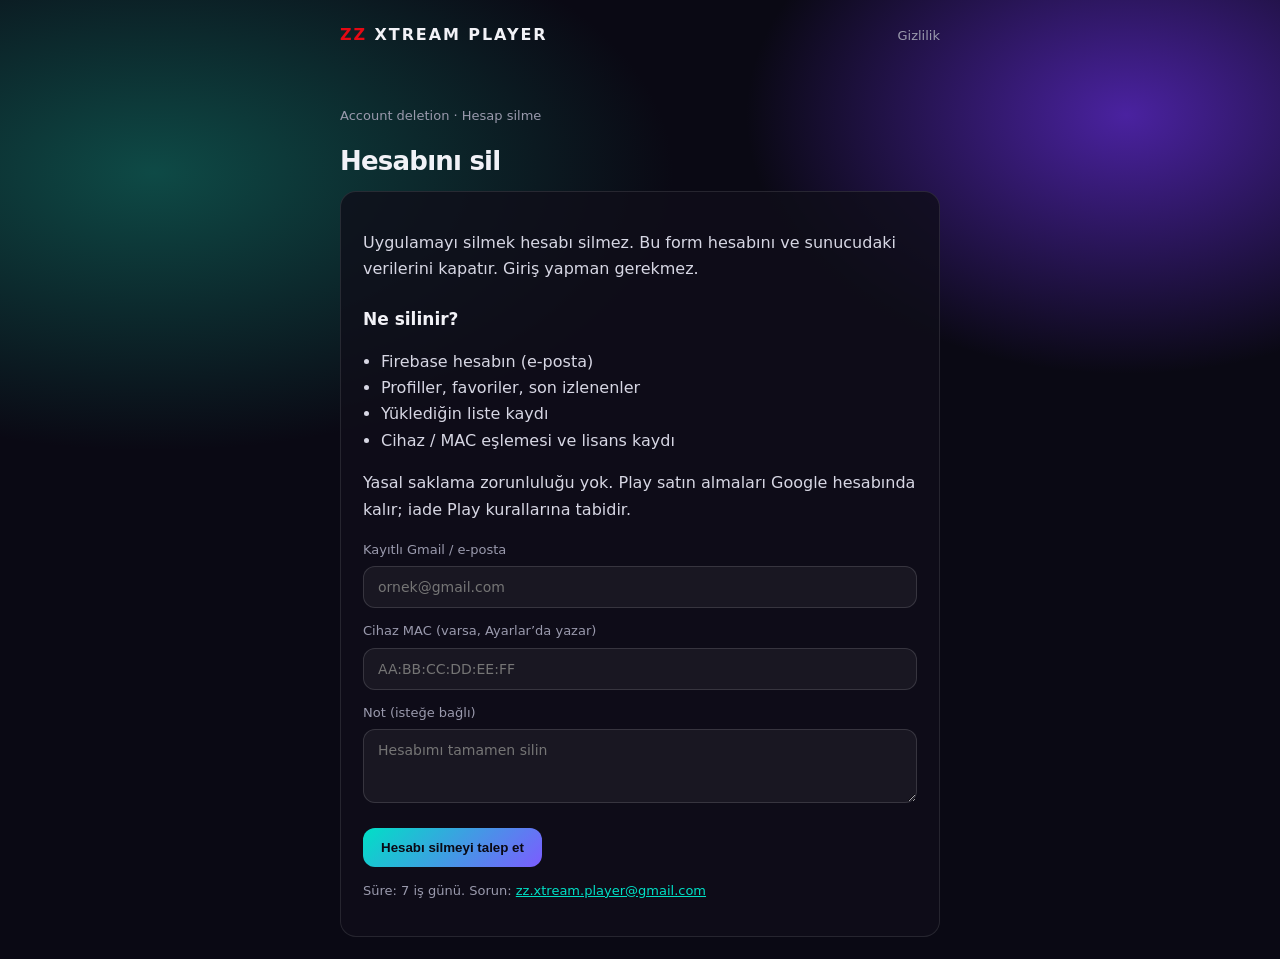
<file: delete-account.html>
<!DOCTYPE html>
<html lang="tr">
<head>
  <meta charset="utf-8">
  <meta name="viewport" content="width=device-width, initial-scale=1">
  <title>Hesap silme — ZZ XTREAM PLAYER</title>
  <meta name="description" content="ZZ XTREAM PLAYER hesap silme talebi. Hesabınız ve bağlı veriler silinir.">
  <style>
    :root{--bg:#0a0914;--fg:#f2f2f7;--muted:#9a9aad;--line:#ffffff1a;--accent:#7c5cff;--teal:#00e0c6}
    *{box-sizing:border-box}body{margin:0;color:var(--fg);font:16px/1.65 Inter,system-ui,sans-serif;background:radial-gradient(70% 50% at 12% 18%,#0e4a46 0%,transparent 58%),radial-gradient(55% 50% at 88% 12%,#4a22a0 0%,transparent 54%),#0a0914}
    a{color:var(--teal)}header,main,footer{max-width:640px;margin:0 auto;padding:22px 20px}
    header{display:flex;align-items:center;justify-content:space-between}
    .brand{letter-spacing:.12em;font-weight:800;text-decoration:none;color:var(--fg)}.brand b{color:#e50914}
    h1{font-size:26px;letter-spacing:-.03em;margin:10px 0 8px}
    h2{font-size:17px;margin:22px 0 8px}
    p,li{color:#d7d7e4}ul{padding-left:18px}
    .card{border:1px solid var(--line);background:#0f0e1acc;border-radius:16px;padding:22px}
    .muted{color:var(--muted);font-size:13px}
    label{display:block;font-size:13px;color:var(--muted);margin:12px 0 6px}
    input,textarea{width:100%;border-radius:12px;border:1px solid #ffffff22;background:#ffffff0c;color:#fff;padding:12px 14px;font:14px Inter,system-ui}
    button{margin-top:16px;border:0;cursor:pointer;border-radius:12px;padding:12px 18px;font-weight:700;color:#0a0914;background:linear-gradient(135deg,#00e0c6,#7c5cff)}
    .ok{border:1px solid #00e0c655;background:#00e0c618;border-radius:14px;padding:16px}
    nav a{font-size:13px;color:var(--muted);text-decoration:none}
  </style>
</head>
<body>
  <header>
    <a class="brand" href="/"><b>ZZ</b> XTREAM PLAYER</a>
    <nav><a href="/privacy.html">Gizlilik</a></nav>
  </header>
  <main>
    <p class="muted">Account deletion · Hesap silme</p>
    <h1>Hesabını sil</h1>
    <div class="card">
      <div id="ok" class="ok" hidden>
        <b>Talebin alındı.</b>
        <p>Kayıtlı e-posta ve bağlı veriler (profiller, favoriler, listeler, izleme ilerlemesi, cihaz kaydı) en geç 7 iş günü içinde kalıcı silinir. Uygulamadan da çıkış yapabilirsin.</p>
      </div>
      <form id="f" action="https://formsubmit.co/zz.xtream.player@gmail.com" method="POST">
        <p>Uygulamayı silmek hesabı silmez. Bu form hesabını ve sunucudaki verilerini kapatır. Giriş yapman gerekmez.</p>
        <h2>Ne silinir?</h2>
        <ul>
          <li>Firebase hesabın (e-posta)</li>
          <li>Profiller, favoriler, son izlenenler</li>
          <li>Yüklediğin liste kaydı</li>
          <li>Cihaz / MAC eşlemesi ve lisans kaydı</li>
        </ul>
        <p>Yasal saklama zorunluluğu yok. Play satın almaları Google hesabında kalır; iade Play kurallarına tabidir.</p>
        <input type="hidden" name="_subject" value="ZZ XTREAM — HESAP SİLME">
        <input type="hidden" name="_template" value="table">
        <input type="hidden" name="_next" value="https://www.zzxtreamplayer.com/delete-account.html?ok=1">
        <input type="hidden" name="talep" value="hesap_silme">
        <label for="email">Kayıtlı Gmail / e-posta</label>
        <input id="email" name="email" type="email" required autocomplete="email" placeholder="ornek@gmail.com">
        <label for="mac">Cihaz MAC (varsa, Ayarlar’da yazar)</label>
        <input id="mac" name="mac" type="text" placeholder="AA:BB:CC:DD:EE:FF">
        <label for="not">Not (isteğe bağlı)</label>
        <textarea id="not" name="mesaj" rows="3" placeholder="Hesabımı tamamen silin"></textarea>
        <button type="submit">Hesabı silmeyi talep et</button>
      </form>
      <p class="muted">Süre: 7 iş günü. Sorun: <a href="mailto:zz.xtream.player@gmail.com">zz.xtream.player@gmail.com</a></p>
    </div>
  </main>
  <script>
    if (/[?&]ok=1/.test(location.search)) {
      document.getElementById('ok').hidden = false;
      document.getElementById('f').hidden = true;
    }
  </script>
</body>
</html>
</file>
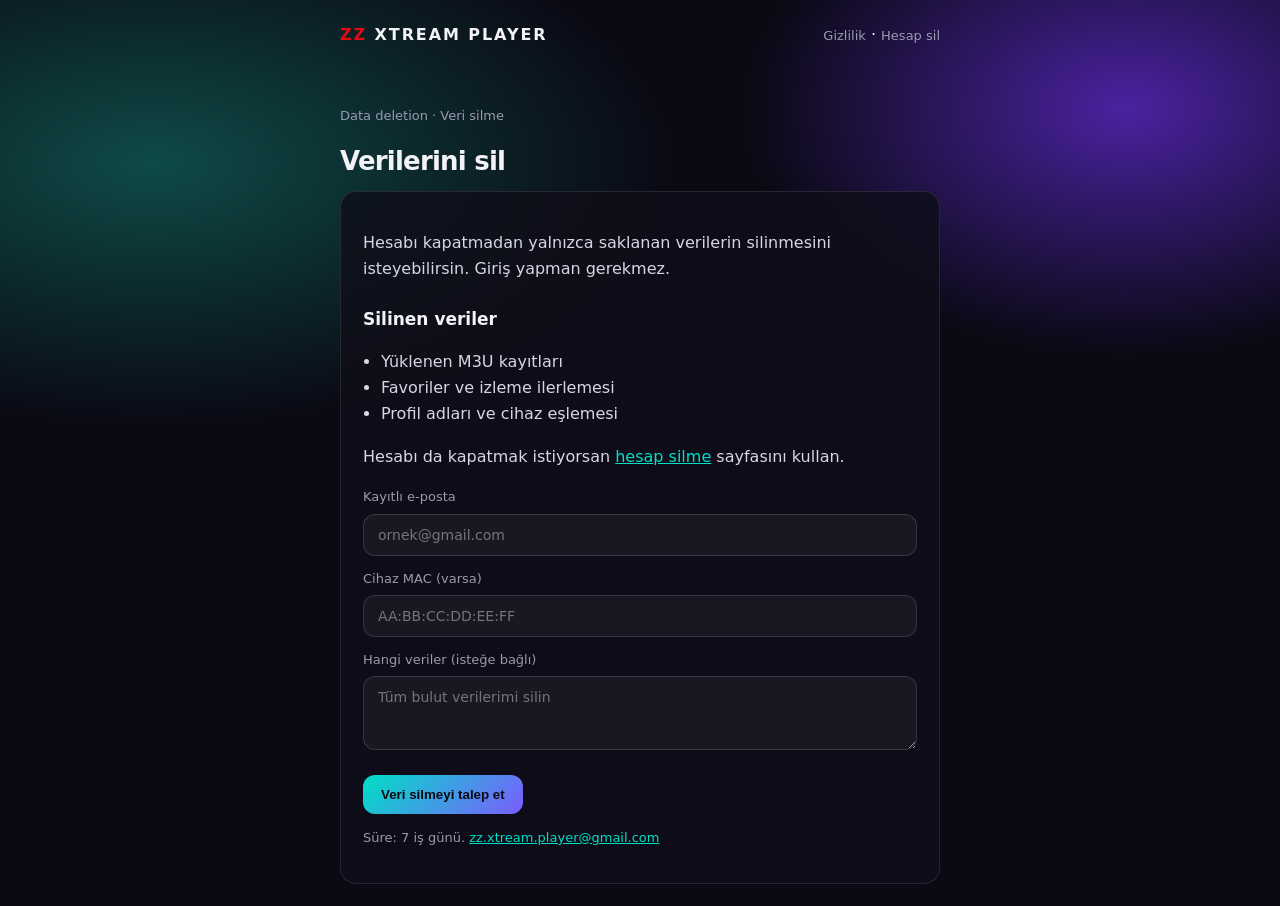
<file: delete-data.html>
<!DOCTYPE html>
<html lang="tr">
<head>
  <meta charset="utf-8">
  <meta name="viewport" content="width=device-width, initial-scale=1">
  <title>Veri silme — ZZ XTREAM PLAYER</title>
  <meta name="description" content="ZZ XTREAM PLAYER veri silme talebi. Favoriler, listeler ve ilerleme silinir.">
  <style>
    :root{--bg:#0a0914;--fg:#f2f2f7;--muted:#9a9aad;--line:#ffffff1a;--accent:#7c5cff;--teal:#00e0c6}
    *{box-sizing:border-box}body{margin:0;color:var(--fg);font:16px/1.65 Inter,system-ui,sans-serif;background:radial-gradient(70% 50% at 12% 18%,#0e4a46 0%,transparent 58%),radial-gradient(55% 50% at 88% 12%,#4a22a0 0%,transparent 54%),#0a0914}
    a{color:var(--teal)}header,main,footer{max-width:640px;margin:0 auto;padding:22px 20px}
    header{display:flex;align-items:center;justify-content:space-between}
    .brand{letter-spacing:.12em;font-weight:800;text-decoration:none;color:var(--fg)}.brand b{color:#e50914}
    h1{font-size:26px;letter-spacing:-.03em;margin:10px 0 8px}
    h2{font-size:17px;margin:22px 0 8px}
    p,li{color:#d7d7e4}ul{padding-left:18px}
    .card{border:1px solid var(--line);background:#0f0e1acc;border-radius:16px;padding:22px}
    .muted{color:var(--muted);font-size:13px}
    label{display:block;font-size:13px;color:var(--muted);margin:12px 0 6px}
    input,textarea{width:100%;border-radius:12px;border:1px solid #ffffff22;background:#ffffff0c;color:#fff;padding:12px 14px;font:14px Inter,system-ui}
    button{margin-top:16px;border:0;cursor:pointer;border-radius:12px;padding:12px 18px;font-weight:700;color:#0a0914;background:linear-gradient(135deg,#00e0c6,#7c5cff)}
    .ok{border:1px solid #00e0c655;background:#00e0c618;border-radius:14px;padding:16px}
    nav a{font-size:13px;color:var(--muted);text-decoration:none}
  </style>
</head>
<body>
  <header>
    <a class="brand" href="/"><b>ZZ</b> XTREAM PLAYER</a>
    <nav><a href="/privacy.html">Gizlilik</a> · <a href="/delete-account.html">Hesap sil</a></nav>
  </header>
  <main>
    <p class="muted">Data deletion · Veri silme</p>
    <h1>Verilerini sil</h1>
    <div class="card">
      <div id="ok" class="ok" hidden>
        <b>Talebin alındı.</b>
        <p>Buluttaki liste, favori, ilerleme ve cihaz kayıtların en geç 7 iş günü içinde silinir. Hesabı açık bırakmak istersen yeniden boş profille devam edebilirsin.</p>
      </div>
      <form id="f" action="https://formsubmit.co/zz.xtream.player@gmail.com" method="POST">
        <p>Hesabı kapatmadan yalnızca saklanan verilerin silinmesini isteyebilirsin. Giriş yapman gerekmez.</p>
        <h2>Silinen veriler</h2>
        <ul>
          <li>Yüklenen M3U kayıtları</li>
          <li>Favoriler ve izleme ilerlemesi</li>
          <li>Profil adları ve cihaz eşlemesi</li>
        </ul>
        <p>Hesabı da kapatmak istiyorsan <a href="/delete-account.html">hesap silme</a> sayfasını kullan.</p>
        <input type="hidden" name="_subject" value="ZZ XTREAM — VERİ SİLME">
        <input type="hidden" name="_template" value="table">
        <input type="hidden" name="_next" value="https://www.zzxtreamplayer.com/delete-data.html?ok=1">
        <input type="hidden" name="talep" value="veri_silme">
        <label for="email">Kayıtlı e-posta</label>
        <input id="email" name="email" type="email" required autocomplete="email" placeholder="ornek@gmail.com">
        <label for="mac">Cihaz MAC (varsa)</label>
        <input id="mac" name="mac" type="text" placeholder="AA:BB:CC:DD:EE:FF">
        <label for="not">Hangi veriler (isteğe bağlı)</label>
        <textarea id="not" name="mesaj" rows="3" placeholder="Tüm bulut verilerimi silin"></textarea>
        <button type="submit">Veri silmeyi talep et</button>
      </form>
      <p class="muted">Süre: 7 iş günü. <a href="mailto:zz.xtream.player@gmail.com">zz.xtream.player@gmail.com</a></p>
    </div>
  </main>
  <script>
    if (/[?&]ok=1/.test(location.search)) {
      document.getElementById('ok').hidden = false;
      document.getElementById('f').hidden = true;
    }
  </script>
</body>
</html>
</file>
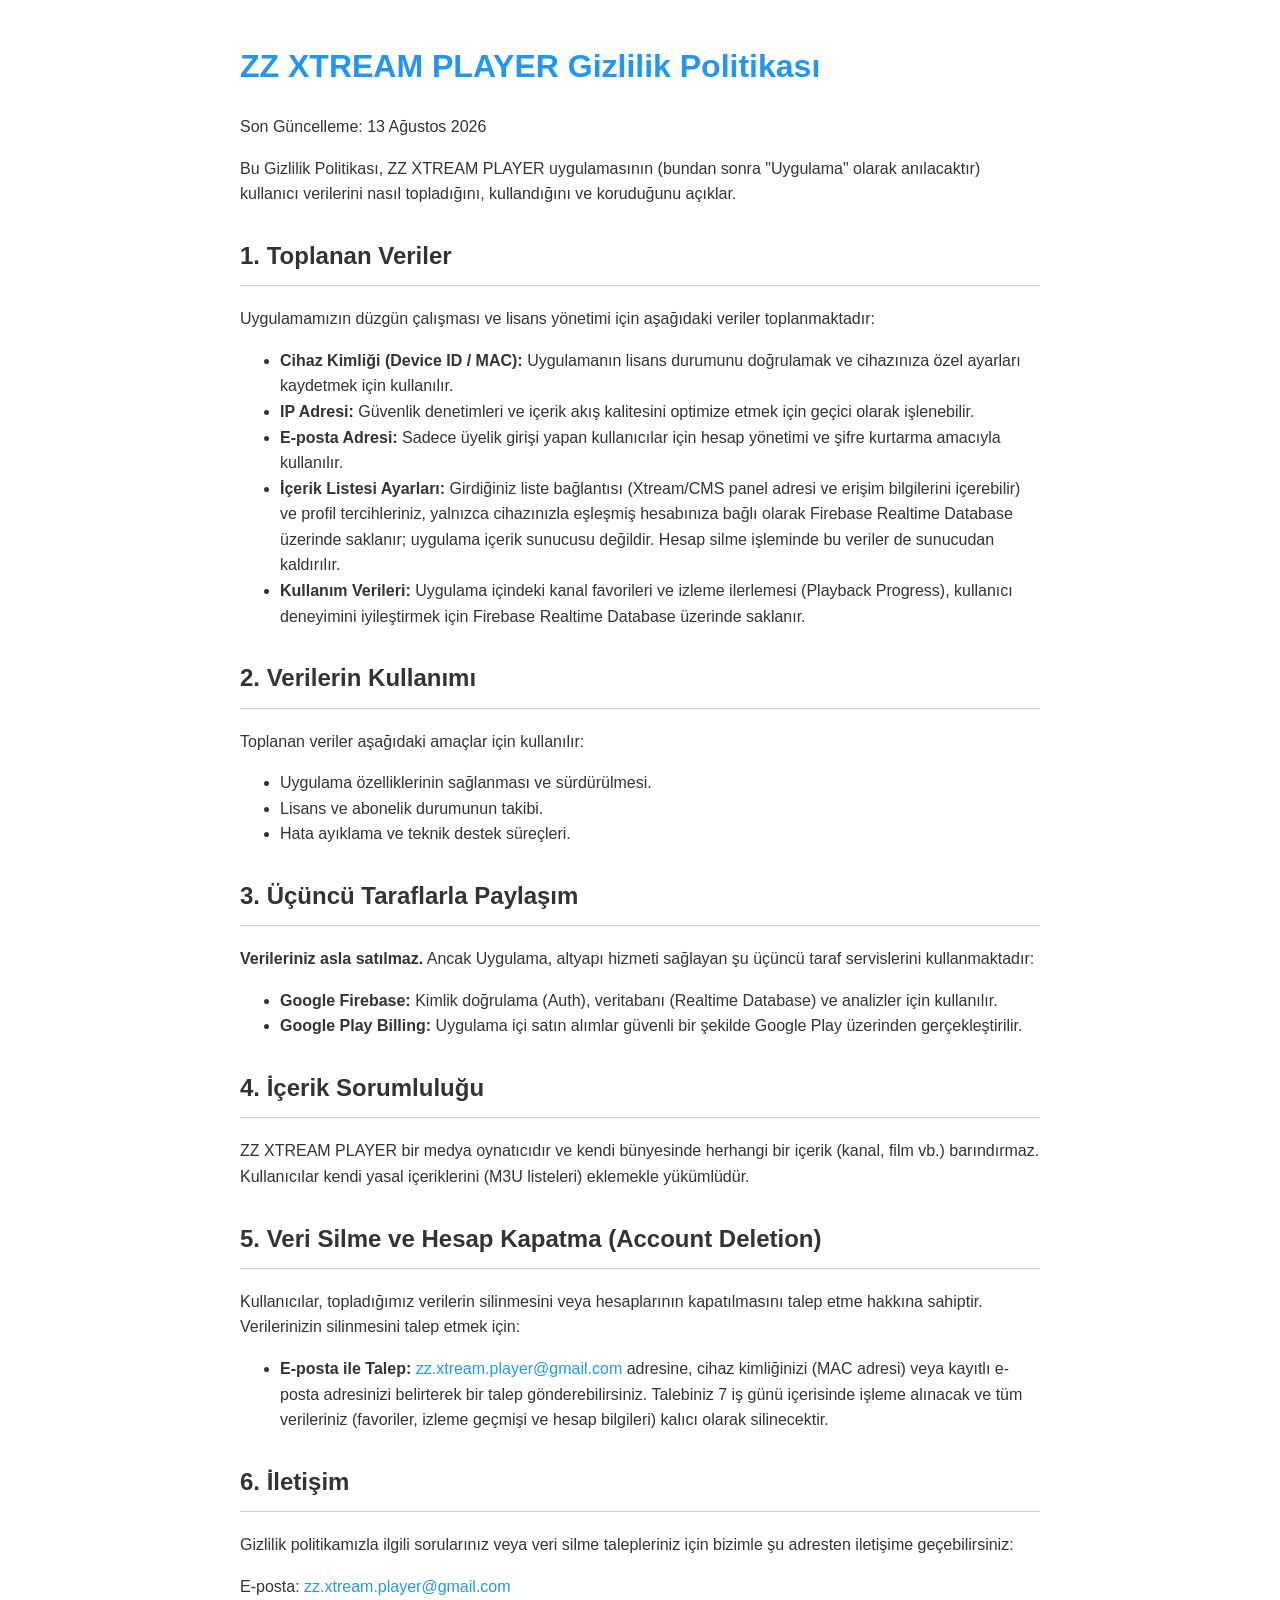
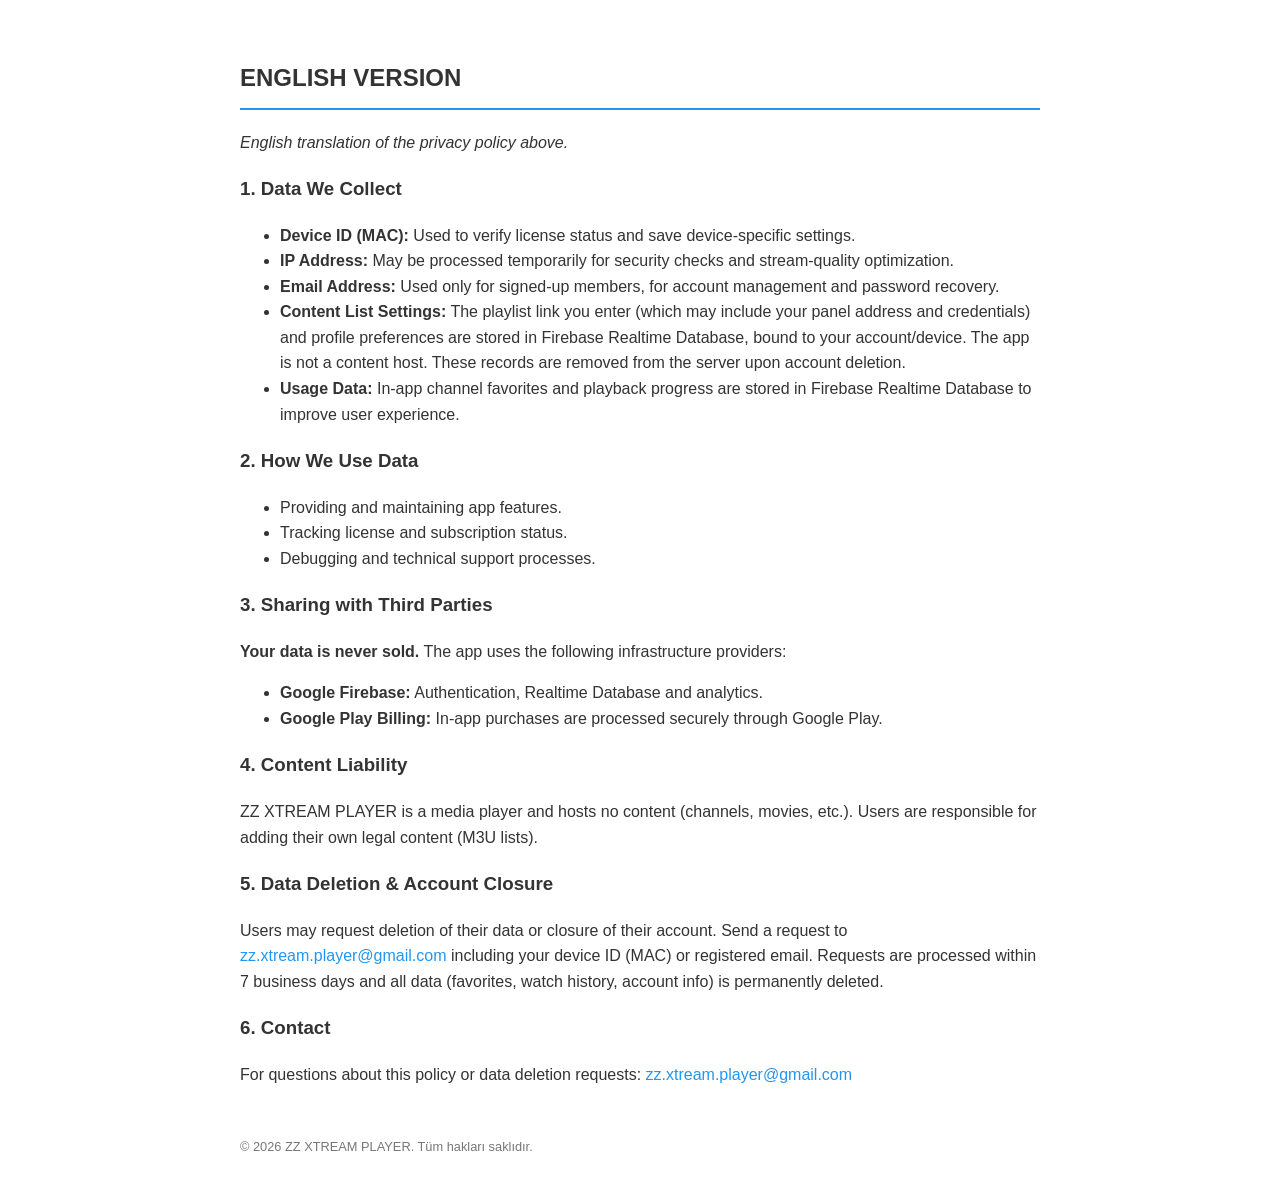
<file: privacy.html>
<!DOCTYPE html>
<html lang="tr">
<head>
    <meta charset="UTF-8">
    <meta name="viewport" content="width=device-width, initial-scale=1.0">
    <title>Gizlilik Politikası / Privacy Policy - ZZ XTREAM PLAYER</title>
    <style>
        body { font-family: sans-serif; line-height: 1.6; color: #333; max-width: 800px; margin: 0 auto; padding: 20px; }
        h1 { color: #2196F3; }
        h2 { border-bottom: 1px solid #ccc; padding-bottom: 10px; margin-top: 30px; }
        .footer { margin-top: 50px; font-size: 0.8em; color: #777; }
        a { color: #2196F3; text-decoration: none; }
        a:hover { text-decoration: underline; }
    </style>
</head>
<body>
    <h1>ZZ XTREAM PLAYER Gizlilik Politikası</h1>
    <p>Son Güncelleme: 13 Ağustos 2026</p>

    <p>Bu Gizlilik Politikası, ZZ XTREAM PLAYER uygulamasının (bundan sonra "Uygulama" olarak anılacaktır) kullanıcı verilerini nasıl topladığını, kullandığını ve koruduğunu açıklar.</p>

    <h2>1. Toplanan Veriler</h2>
    <p>Uygulamamızın düzgün çalışması ve lisans yönetimi için aşağıdaki veriler toplanmaktadır:</p>
    <ul>
        <li><strong>Cihaz Kimliği (Device ID / MAC):</strong> Uygulamanın lisans durumunu doğrulamak ve cihazınıza özel ayarları kaydetmek için kullanılır.</li>
        <li><strong>IP Adresi:</strong> Güvenlik denetimleri ve içerik akış kalitesini optimize etmek için geçici olarak işlenebilir.</li>
        <li><strong>E-posta Adresi:</strong> Sadece üyelik girişi yapan kullanıcılar için hesap yönetimi ve şifre kurtarma amacıyla kullanılır.</li>
        <li><strong>İçerik Listesi Ayarları:</strong> Girdiğiniz liste bağlantısı (Xtream/CMS panel adresi ve erişim bilgilerini içerebilir) ve profil tercihleriniz, yalnızca cihazınızla eşleşmiş hesabınıza bağlı olarak Firebase Realtime Database üzerinde saklanır; uygulama içerik sunucusu değildir. Hesap silme işleminde bu veriler de sunucudan kaldırılır.</li>
                    <li><strong>Kullanım Verileri:</strong> Uygulama içindeki kanal favorileri ve izleme ilerlemesi (Playback Progress), kullanıcı deneyimini iyileştirmek için Firebase Realtime Database üzerinde saklanır.</li>
    </ul>

    <h2>2. Verilerin Kullanımı</h2>
    <p>Toplanan veriler aşağıdaki amaçlar için kullanılır:</p>
    <ul>
        <li>Uygulama özelliklerinin sağlanması ve sürdürülmesi.</li>
        <li>Lisans ve abonelik durumunun takibi.</li>
        <li>Hata ayıklama ve teknik destek süreçleri.</li>
    </ul>

    <h2>3. Üçüncü Taraflarla Paylaşım</h2>
    <p><strong>Verileriniz asla satılmaz.</strong> Ancak Uygulama, altyapı hizmeti sağlayan şu üçüncü taraf servislerini kullanmaktadır:</p>
    <ul>
        <li><strong>Google Firebase:</strong> Kimlik doğrulama (Auth), veritabanı (Realtime Database) ve analizler için kullanılır.</li>
        <li><strong>Google Play Billing:</strong> Uygulama içi satın alımlar güvenli bir şekilde Google Play üzerinden gerçekleştirilir.</li>
    </ul>

    <h2>4. İçerik Sorumluluğu</h2>
    <p>ZZ XTREAM PLAYER bir medya oynatıcıdır ve kendi bünyesinde herhangi bir içerik (kanal, film vb.) barındırmaz. Kullanıcılar kendi yasal içeriklerini (M3U listeleri) eklemekle yükümlüdür.</p>

    <h2 id="delete">5. Veri Silme ve Hesap Kapatma (Account Deletion)</h2>
    <p>Kullanıcılar, topladığımız verilerin silinmesini veya hesaplarının kapatılmasını talep etme hakkına sahiptir. Verilerinizin silinmesini talep etmek için:</p>
    <ul>
        <li><strong>E-posta ile Talep:</strong> <a href="mailto:zz.xtream.player@gmail.com">zz.xtream.player@gmail.com</a> adresine, cihaz kimliğinizi (MAC adresi) veya kayıtlı e-posta adresinizi belirterek bir talep gönderebilirsiniz. Talebiniz 7 iş günü içerisinde işleme alınacak ve tüm verileriniz (favoriler, izleme geçmişi ve hesap bilgileri) kalıcı olarak silinecektir.</li>
    </ul>

    <h2>6. İletişim</h2>
    <p>Gizlilik politikamızla ilgili sorularınız veya veri silme talepleriniz için bizimle şu adresten iletişime geçebilirsiniz:</p>
    <p>E-posta: <a href="mailto:zz.xtream.player@gmail.com">zz.xtream.player@gmail.com</a></p>

    <h2 style="margin-top:60px;border-bottom:2px solid #2196F3;">ENGLISH VERSION</h2>
    <p><em>English translation of the privacy policy above.</em></p>

    <h3>1. Data We Collect</h3>
    <ul>
        <li><strong>Device ID (MAC):</strong> Used to verify license status and save device-specific settings.</li>
        <li><strong>IP Address:</strong> May be processed temporarily for security checks and stream-quality optimization.</li>
        <li><strong>Email Address:</strong> Used only for signed-up members, for account management and password recovery.</li>
        <li><strong>Content List Settings:</strong> The playlist link you enter (which may include your panel address and credentials) and profile preferences are stored in Firebase Realtime Database, bound to your account/device. The app is not a content host. These records are removed from the server upon account deletion.</li>
        <li><strong>Usage Data:</strong> In-app channel favorites and playback progress are stored in Firebase Realtime Database to improve user experience.</li>
    </ul>

    <h3>2. How We Use Data</h3>
    <ul>
        <li>Providing and maintaining app features.</li>
        <li>Tracking license and subscription status.</li>
        <li>Debugging and technical support processes.</li>
    </ul>

    <h3>3. Sharing with Third Parties</h3>
    <p><strong>Your data is never sold.</strong> The app uses the following infrastructure providers:</p>
    <ul>
        <li><strong>Google Firebase:</strong> Authentication, Realtime Database and analytics.</li>
        <li><strong>Google Play Billing:</strong> In-app purchases are processed securely through Google Play.</li>
    </ul>

    <h3>4. Content Liability</h3>
    <p>ZZ XTREAM PLAYER is a media player and hosts no content (channels, movies, etc.). Users are responsible for adding their own legal content (M3U lists).</p>

    <h3>5. Data Deletion &amp; Account Closure</h3>
    <p>Users may request deletion of their data or closure of their account. Send a request to <a href="mailto:zz.xtream.player@gmail.com">zz.xtream.player@gmail.com</a> including your device ID (MAC) or registered email. Requests are processed within 7 business days and all data (favorites, watch history, account info) is permanently deleted.</p>

    <h3>6. Contact</h3>
    <p>For questions about this policy or data deletion requests: <a href="mailto:zz.xtream.player@gmail.com">zz.xtream.player@gmail.com</a></p>

    <div class="footer">
        &copy; 2026 ZZ XTREAM PLAYER. Tüm hakları saklıdır.
    </div>
</body>
</html>
</file>
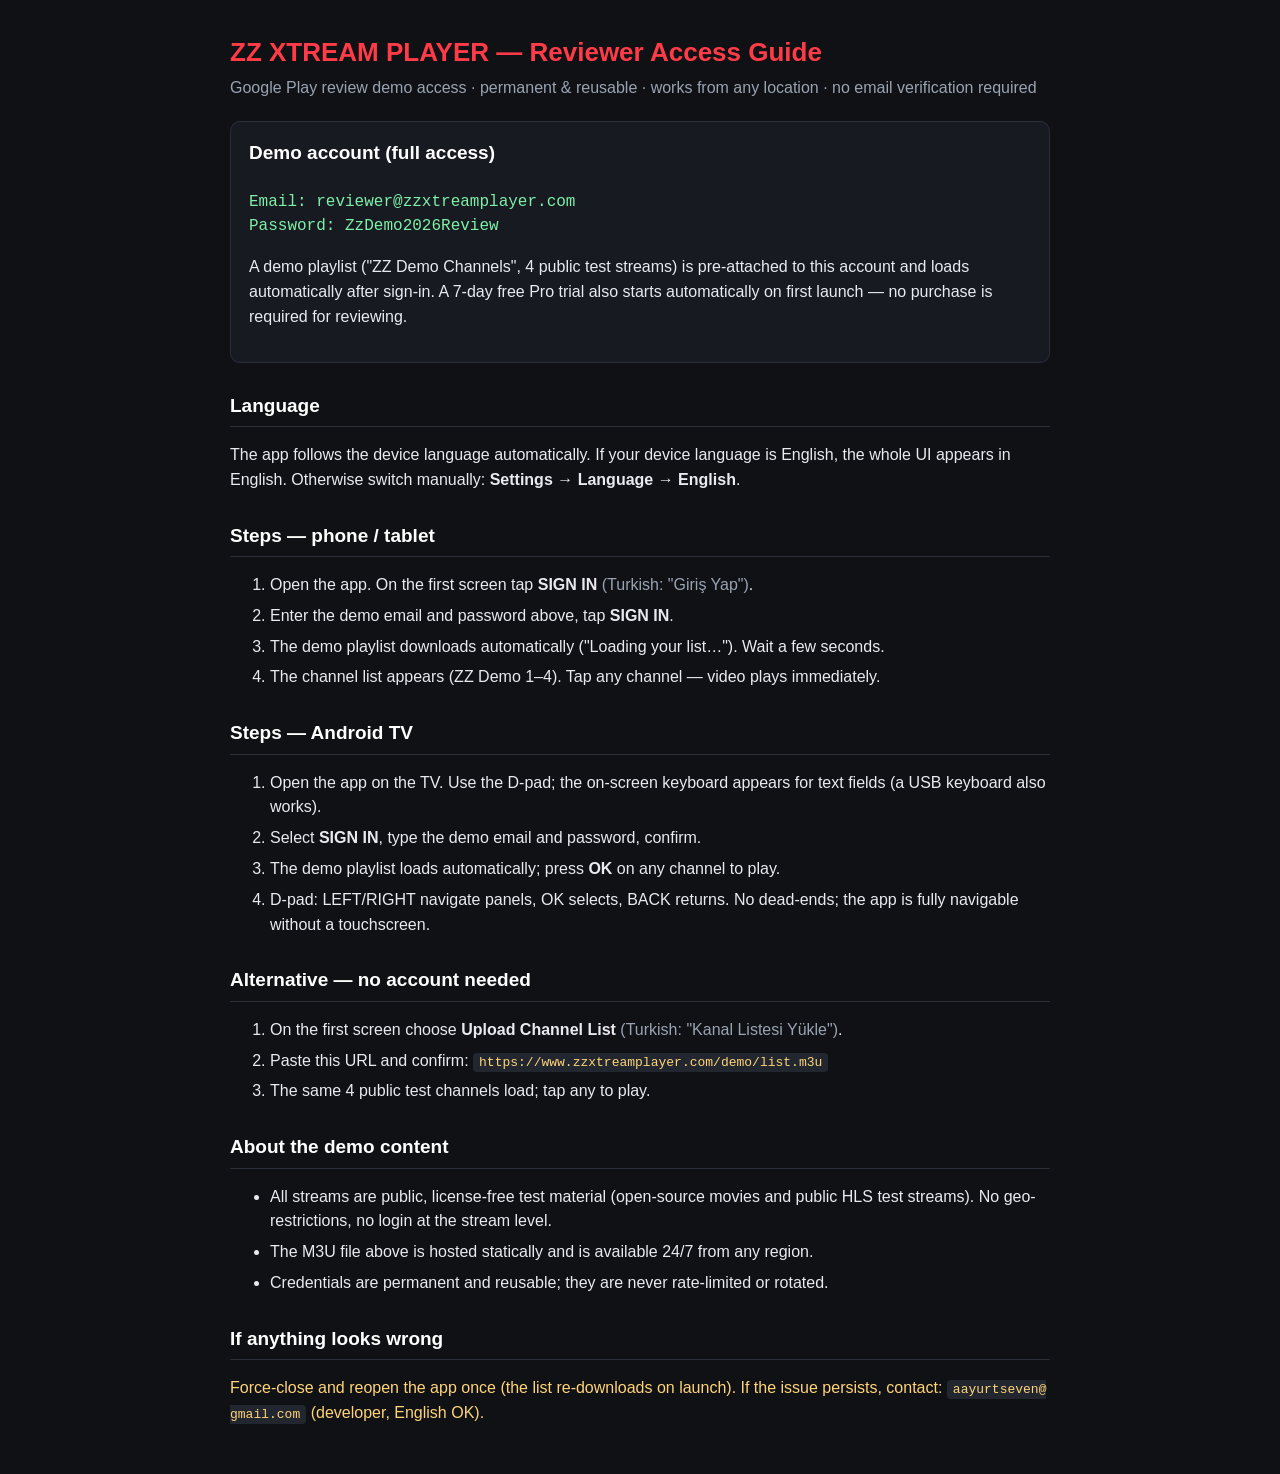
<file: reviewer.html>
<!DOCTYPE html>
<html lang="en">
<head>
<meta charset="utf-8">
<meta name="viewport" content="width=device-width, initial-scale=1">
<title>ZZ XTREAM PLAYER — Reviewer Access Guide</title>
<style>
 body{font-family:Arial,Helvetica,sans-serif;background:#0f1115;color:#e8eaf0;margin:0;padding:32px;line-height:1.55}
 .wrap{max-width:820px;margin:0 auto}
 h1{color:#ff3b47;font-size:26px;margin:0 0 4px}
 h2{color:#fff;font-size:19px;margin:28px 0 8px;border-bottom:1px solid #2a2f3a;padding-bottom:6px}
 .sub{color:#9aa3b2;margin:0 0 20px}
 .box{background:#171a21;border:1px solid #2a2f3a;border-radius:10px;padding:16px 18px;margin:12px 0}
 .cred{font-family:Consolas,monospace;font-size:16px;color:#7ef0a8}
 ol li,ul li{margin:6px 0}
 .tr{color:#9aa3b2}
 code{background:#22262f;padding:2px 6px;border-radius:4px;color:#ffd479;word-break:break-all}
 .note{color:#ffd479}
</style>
</head>
<body>
<div class="wrap">
<h1>ZZ XTREAM PLAYER — Reviewer Access Guide</h1>
<p class="sub">Google Play review demo access · permanent &amp; reusable · works from any location · no email verification required</p>

<div class="box">
<h2 style="margin-top:0;border:0">Demo account (full access)</h2>
<p class="cred">Email: reviewer@zzxtreamplayer.com<br>Password: ZzDemo2026Review</p>
<p>A demo playlist ("ZZ Demo Channels", 4 public test streams) is pre-attached to this account and loads automatically after sign-in. A 7-day free Pro trial also starts automatically on first launch — no purchase is required for reviewing.</p>
</div>

<h2>Language</h2>
<p>The app follows the device language automatically. If your device language is English, the whole UI appears in English. Otherwise switch manually: <b>Settings → Language → English</b>.</p>

<h2>Steps — phone / tablet</h2>
<ol>
<li>Open the app. On the first screen tap <b>SIGN IN</b> <span class="tr">(Turkish: "Giriş Yap")</span>.</li>
<li>Enter the demo email and password above, tap <b>SIGN IN</b>.</li>
<li>The demo playlist downloads automatically ("Loading your list…"). Wait a few seconds.</li>
<li>The channel list appears (ZZ Demo 1–4). Tap any channel — video plays immediately.</li>
</ol>

<h2>Steps — Android TV</h2>
<ol>
<li>Open the app on the TV. Use the D-pad; the on-screen keyboard appears for text fields (a USB keyboard also works).</li>
<li>Select <b>SIGN IN</b>, type the demo email and password, confirm.</li>
<li>The demo playlist loads automatically; press <b>OK</b> on any channel to play.</li>
<li>D-pad: LEFT/RIGHT navigate panels, OK selects, BACK returns. No dead-ends; the app is fully navigable without a touchscreen.</li>
</ol>

<h2>Alternative — no account needed</h2>
<ol>
<li>On the first screen choose <b>Upload Channel List</b> <span class="tr">(Turkish: "Kanal Listesi Yükle")</span>.</li>
<li>Paste this URL and confirm: <code>https://www.zzxtreamplayer.com/demo/list.m3u</code></li>
<li>The same 4 public test channels load; tap any to play.</li>
</ol>

<h2>About the demo content</h2>
<ul>
<li>All streams are public, license-free test material (open-source movies and public HLS test streams). No geo-restrictions, no login at the stream level.</li>
<li>The M3U file above is hosted statically and is available 24/7 from any region.</li>
<li>Credentials are permanent and reusable; they are never rate-limited or rotated.</li>
</ul>

<h2>If anything looks wrong</h2>
<p class="note">Force-close and reopen the app once (the list re-downloads on launch). If the issue persists, contact: <code>aayurtseven@gmail.com</code> (developer, English OK).</p>
</div>
</body>
</html>
</file>
